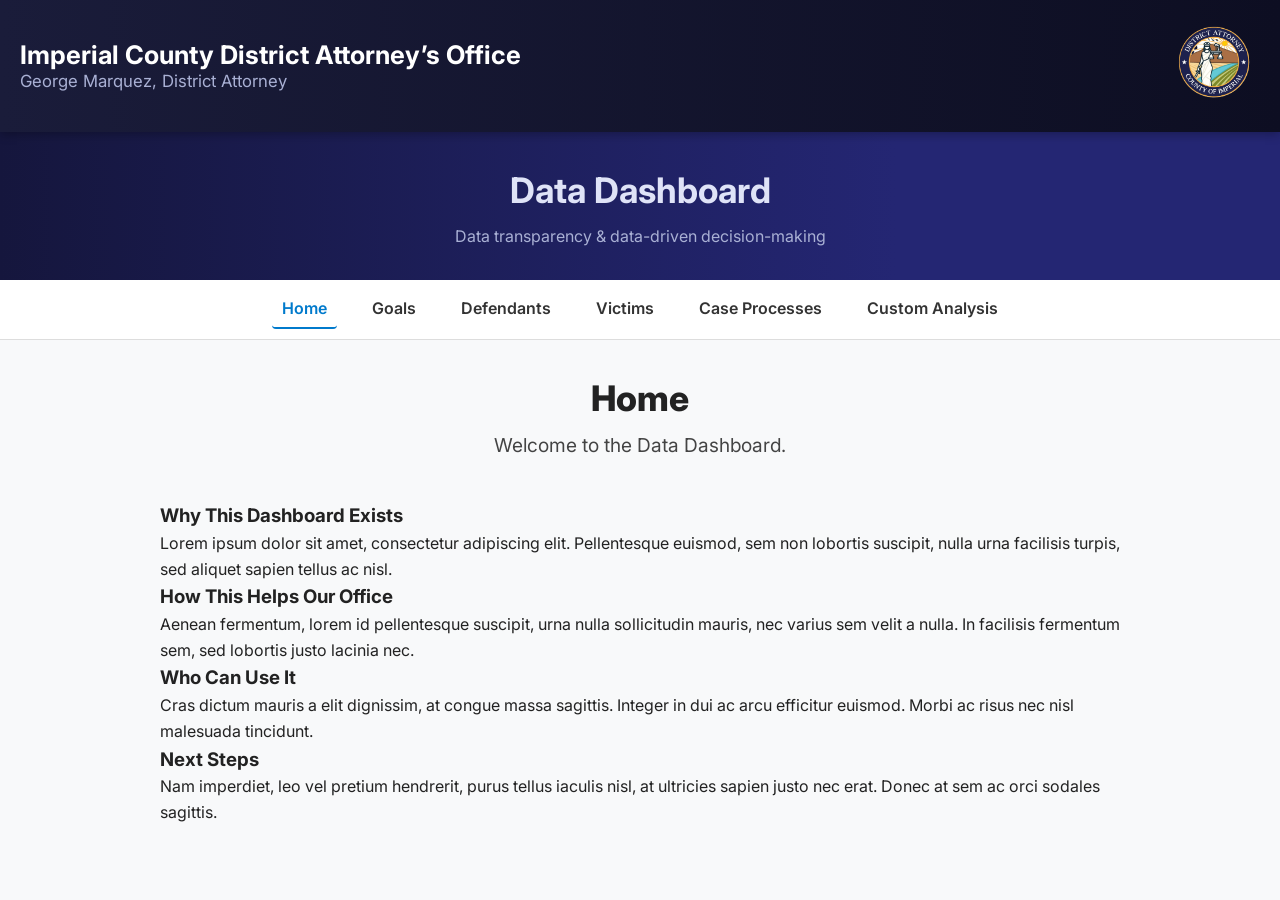
<file: index.html>
<!DOCTYPE html>
<html lang="en">
<head>
  <meta charset="UTF-8" />
  <meta name="viewport" content="width=device-width, initial-scale=1.0" />
  <title>Imperial County DA • Case Dashboard</title>
  <link rel="icon" type="image/png" href="logo.png">
  <!-- fonts -->
  <link href="https://fonts.googleapis.com/css2?family=Inter:wght@400;600;700;800&display=swap" rel="stylesheet">

  <!-- styles -->
  <link rel="stylesheet" href="index.css" />
</head>
<body>

  <header class="nav">
    <div class="branding">
      <span class="brand-main">Imperial County District Attorney’s Office</span>
      <span class="brand-sub">George Marquez, District Attorney</span>
    </div>
    <a href="https://da.imperialcounty.org/" >
        <img src="logo.png" alt="DA Logo" class="logo" />
    </a>
  </header>

  <section class="hero">
    <h1>Data Dashboard</h1>
    <p>Data transparency & data-driven decision-making</p>
  </section>

  <nav class="main-nav">
    <a href="index.html" class="active">Home</a>
    <a href="goals.html">Goals</a>
    <a href="defendants.html">Defendants</a>
    <a href="victims.html">Victims</a>
    <a href="caseProcesses.html">Case Processes</a>
    <a href="customAnalysis.html">Custom Analysis</a>
  </nav>

  <section id="panelMain">
    <div class="dashboard-header">
      <h2>Home</h2>
      <p>Welcome to the Data Dashboard.</p>
    </div>

    <div class="home-content">
      <h3>Why This Dashboard Exists</h3>
      <p>
        Lorem ipsum dolor sit amet, consectetur adipiscing elit. Pellentesque euismod, sem non lobortis suscipit, 
        nulla urna facilisis turpis, sed aliquet sapien tellus ac nisl.
      </p>

      <h3>How This Helps Our Office</h3>
      <p>
        Aenean fermentum, lorem id pellentesque suscipit, urna nulla sollicitudin mauris, nec varius sem velit a nulla. 
        In facilisis fermentum sem, sed lobortis justo lacinia nec.
      </p>

      <h3>Who Can Use It</h3>
      <p>
        Cras dictum mauris a elit dignissim, at congue massa sagittis. Integer in dui ac arcu efficitur euismod. 
        Morbi ac risus nec nisl malesuada tincidunt.
      </p>

      <h3>Next Steps</h3>
      <p>
        Nam imperdiet, leo vel pretium hendrerit, purus tellus iaculis nisl, at ultricies sapien justo nec erat. 
        Donec at sem ac orci sodales sagittis.
      </p>
    </div>
  </section>

</body>
</html>
</file>
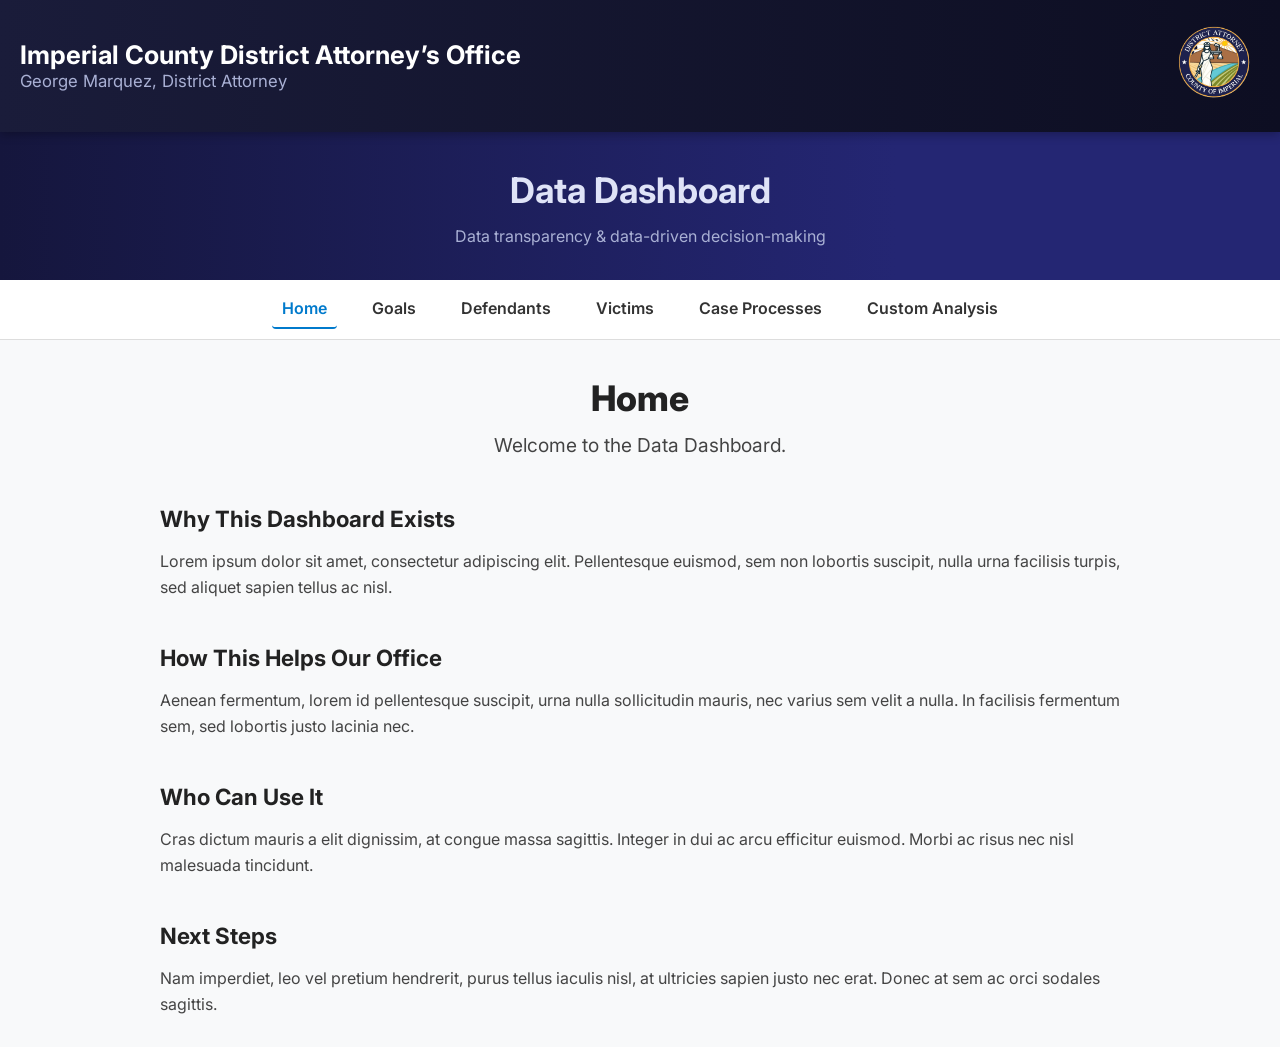
<file: home.html>
<!DOCTYPE html>
<html lang="en">
<head>
  <meta charset="UTF-8" />
  <meta name="viewport" content="width=device-width, initial-scale=1.0" />
  <title>Imperial County DA • Case Dashboard</title>
  <link rel="icon" type="image/png" href="logo.png">
  <!-- fonts -->
  <link href="https://fonts.googleapis.com/css2?family=Inter:wght@400;600;700;800&display=swap" rel="stylesheet">

  <!-- styles -->
  <link rel="stylesheet" href="home.css" />
</head>
<body>

  <header class="nav">
    <div class="branding">
      <span class="brand-main">Imperial County District Attorney’s Office</span>
      <span class="brand-sub">George Marquez, District Attorney</span>
    </div>
    <a href="https://da.imperialcounty.org/" >
        <img src="logo.png" alt="DA Logo" class="logo" />
    </a>
  </header>

  <section class="hero">
    <h1>Data Dashboard</h1>
    <p>Data transparency & data-driven decision-making</p>
  </section>

  <nav class="main-nav">
    <a href="home.html" class="active">Home</a>
    <a href="goals.html">Goals</a>
    <a href="defendants.html">Defendants</a>
    <a href="victims.html">Victims</a>
    <a href="caseProcesses.html">Case Processes</a>
    <a href="customAnalysis.html">Custom Analysis</a>
  </nav>

  <section id="panelMain">
    <div class="dashboard-header">
      <h2>Home</h2>
      <p>Welcome to the Data Dashboard.</p>
    </div>

    <div class="home-content">
      <h3>Why This Dashboard Exists</h3>
      <p>
        Lorem ipsum dolor sit amet, consectetur adipiscing elit. Pellentesque euismod, sem non lobortis suscipit, 
        nulla urna facilisis turpis, sed aliquet sapien tellus ac nisl.
      </p>

      <h3>How This Helps Our Office</h3>
      <p>
        Aenean fermentum, lorem id pellentesque suscipit, urna nulla sollicitudin mauris, nec varius sem velit a nulla. 
        In facilisis fermentum sem, sed lobortis justo lacinia nec.
      </p>

      <h3>Who Can Use It</h3>
      <p>
        Cras dictum mauris a elit dignissim, at congue massa sagittis. Integer in dui ac arcu efficitur euismod. 
        Morbi ac risus nec nisl malesuada tincidunt.
      </p>

      <h3>Next Steps</h3>
      <p>
        Nam imperdiet, leo vel pretium hendrerit, purus tellus iaculis nisl, at ultricies sapien justo nec erat. 
        Donec at sem ac orci sodales sagittis.
      </p>
    </div>
  </section>

</body>
</html>
</file>
<file: index.css>
/* RESET + BASE */
* {
  box-sizing: border-box;
  margin: 0;
  padding: 0;
}

body {
  font-family: 'Inter', sans-serif;
  background: #f8f9fa;
  color: #222;
  line-height: 1.6;
}

/* NAVBAR */
.nav {
  background: linear-gradient(90deg, #1a1c3a, #0d0e22);
  color: #fff;
  padding: 12px 20px;
  display: flex;
  justify-content: space-between;
  align-items: center;
  box-shadow: 0 2px 10px rgba(0, 0, 0, 0.3);
  position: sticky;
  top: 0;
  z-index: 1000;
}

.branding {
  display: flex;
  flex-direction: column;
  line-height: 1.2;
}

.brand-main {
  font-size: 1.6rem;
  font-weight: 700;
}

.brand-sub {
  font-size: 1.05rem;
  color: #a9b0d4;
  font-weight: 400;
}

.logo {
  height: 100px;
  width: auto;
  flex-shrink: 0;
}

/* HERO */
.hero {
  background: linear-gradient(270deg, #242673 30%, #15163d 100%);
  color: #dfe3f7;
  text-align: center;
  padding: 30px 20px;
}

.hero h1 {
  font-size: 2.2rem;
  margin-bottom: 6px;
  font-weight: 700;
}

.hero p {
  font-size: 1rem;
  color: #a9b0d4;
}

/* NAVIGATION LINKS */
.main-nav {
  display: flex;
  justify-content: center;
  flex-wrap: wrap;
  gap: 25px;
  background: #ffffff;
  border-bottom: 1px solid #ddd;
  padding: 10px 0;
  font-weight: 600;
}

.main-nav a {
  text-decoration: none;
  color: #333;
  padding: 6px 10px;
  border-radius: 4px;
  transition: background 0.2s, color 0.2s;
}

.main-nav a:hover {
  background: #e0e0e0;
  color: #000;
}

.main-nav a.active {
  color: #007acc;
  border-bottom: 2px solid #007acc;
  cursor: default;
}

/* MAIN SECTION */
#panelMain {
  padding: 30px 20px;
  max-width: 1000px;
  margin: 0 auto;
}

.dashboard-header {
  text-align: center;
  margin-bottom: 40px;
}

.dashboard-header h2 {
  font-size: 2.2rem;
  font-weight: 800;
  margin-bottom: 4px;
}

.dashboard-header p {
  font-size: 1.2rem;
  color: #444;
}

/* HOME CONTENT */
.index-content h3 {
  margin-top: 40px;
  font-size: 1.4rem;
  font-weight: 700;
  color: #222;
}

.index-content p {
  margin-top: 12px;
  color: #444;
  font-size: 1rem;
}
</file>
<file: home.css>
/* RESET + BASE */
* {
  box-sizing: border-box;
  margin: 0;
  padding: 0;
}

body {
  font-family: 'Inter', sans-serif;
  background: #f8f9fa;
  color: #222;
  line-height: 1.6;
}

/* NAVBAR */
.nav {
  background: linear-gradient(90deg, #1a1c3a, #0d0e22);
  color: #fff;
  padding: 12px 20px;
  display: flex;
  justify-content: space-between;
  align-items: center;
  box-shadow: 0 2px 10px rgba(0, 0, 0, 0.3);
  position: sticky;
  top: 0;
  z-index: 1000;
}

.branding {
  display: flex;
  flex-direction: column;
  line-height: 1.2;
}

.brand-main {
  font-size: 1.6rem;
  font-weight: 700;
}

.brand-sub {
  font-size: 1.05rem;
  color: #a9b0d4;
  font-weight: 400;
}

.logo {
  height: 100px;
  width: auto;
  flex-shrink: 0;
}

/* HERO */
.hero {
  background: linear-gradient(270deg, #242673 30%, #15163d 100%);
  color: #dfe3f7;
  text-align: center;
  padding: 30px 20px;
}

.hero h1 {
  font-size: 2.2rem;
  margin-bottom: 6px;
  font-weight: 700;
}

.hero p {
  font-size: 1rem;
  color: #a9b0d4;
}

/* NAVIGATION LINKS */
.main-nav {
  display: flex;
  justify-content: center;
  flex-wrap: wrap;
  gap: 25px;
  background: #ffffff;
  border-bottom: 1px solid #ddd;
  padding: 10px 0;
  font-weight: 600;
}

.main-nav a {
  text-decoration: none;
  color: #333;
  padding: 6px 10px;
  border-radius: 4px;
  transition: background 0.2s, color 0.2s;
}

.main-nav a:hover {
  background: #e0e0e0;
  color: #000;
}

.main-nav a.active {
  color: #007acc;
  border-bottom: 2px solid #007acc;
  cursor: default;
}

/* MAIN SECTION */
#panelMain {
  padding: 30px 20px;
  max-width: 1000px;
  margin: 0 auto;
}

.dashboard-header {
  text-align: center;
  margin-bottom: 40px;
}

.dashboard-header h2 {
  font-size: 2.2rem;
  font-weight: 800;
  margin-bottom: 4px;
}

.dashboard-header p {
  font-size: 1.2rem;
  color: #444;
}

/* HOME CONTENT */
.home-content h3 {
  margin-top: 40px;
  font-size: 1.4rem;
  font-weight: 700;
  color: #222;
}

.home-content p {
  margin-top: 12px;
  color: #444;
  font-size: 1rem;
}
</file>
